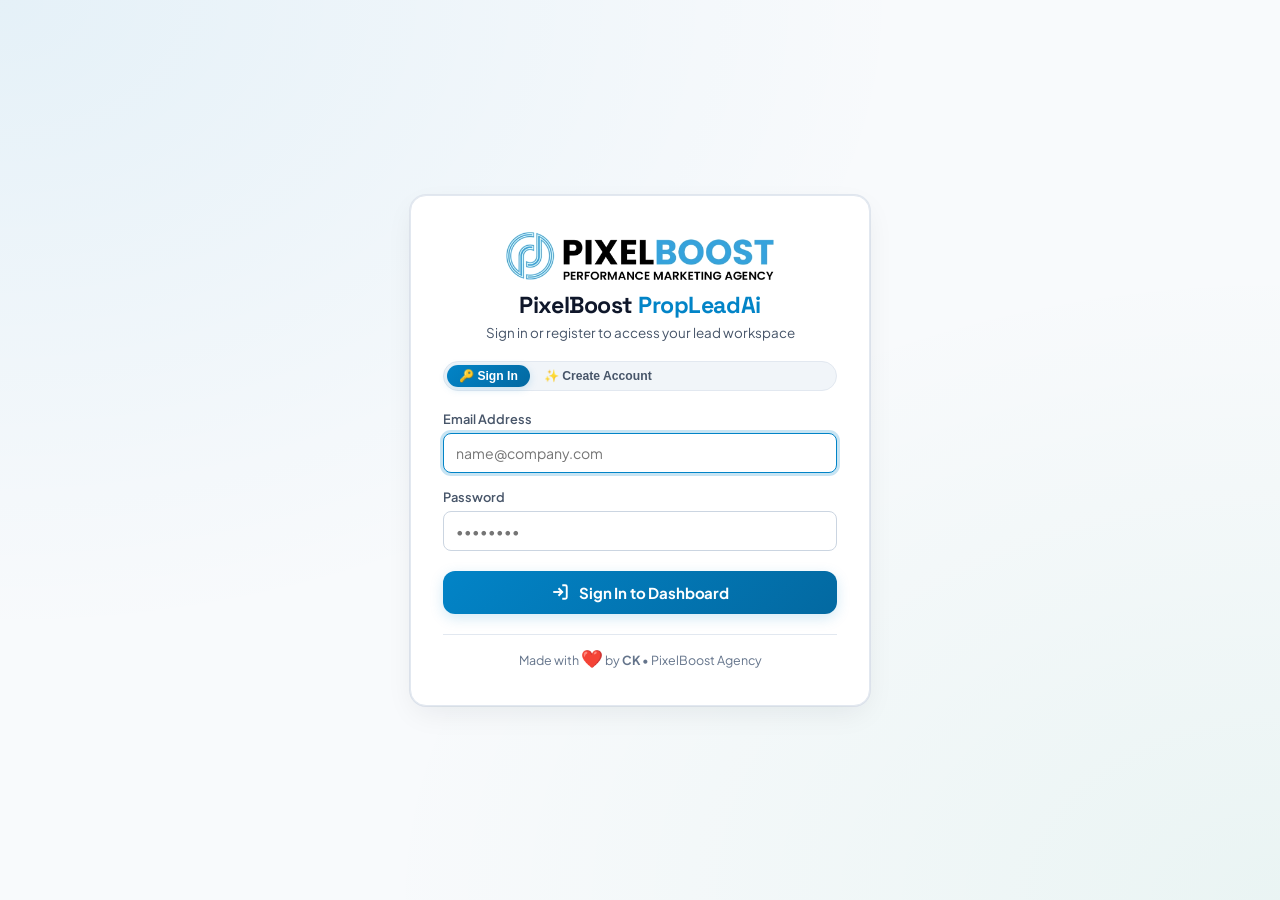
<file: static/login.html>
<!DOCTYPE html>
<html lang="en">
<head>
  <meta charset="UTF-8">
  <meta name="viewport" content="width=device-width, initial-scale=1.0">
  <title>Login & Register — PixelBoost PropLeadAi</title>
  <link rel="icon" type="image/png" href="logo_icon.png">
  <link rel="preconnect" href="https://fonts.googleapis.com">
  <link rel="preconnect" href="https://fonts.gstatic.com" crossorigin>
  <link href="https://fonts.googleapis.com/css2?family=Plus+Jakarta+Sans:wght@300;400;500;600;700;800&family=Space+Grotesk:wght@500;700&display=swap" rel="stylesheet">
  <link rel="stylesheet" href="style.css">
  <style>
    .auth-page {
      min-height: 100vh;
      display: flex;
      align-items: center;
      justify-content: center;
      padding: 24px;
      background-color: var(--bg-app);
      background-image: 
        radial-gradient(at 0% 0%, rgba(2, 132, 199, 0.08) 0px, transparent 50%),
        radial-gradient(at 100% 100%, rgba(5, 150, 105, 0.06) 0px, transparent 50%);
    }

    .auth-card {
      width: 100%;
      max-width: 460px;
      background: #ffffff;
      border: 1px solid var(--border-light);
      border-radius: var(--radius-lg);
      padding: 36px 32px;
      box-shadow: 0 10px 30px -5px rgba(15, 23, 42, 0.08), 0 0 0 1px #e2e8f0;
      display: flex;
      flex-direction: column;
      gap: 20px;
    }

    .auth-header {
      display: flex;
      flex-direction: column;
      align-items: center;
      text-align: center;
      gap: 10px;
    }

    .auth-logo {
      height: 48px;
      width: auto;
      object-fit: contain;
    }

    .auth-title h1 {
      font-family: var(--font-brand);
      font-size: 1.45rem;
      font-weight: 800;
      color: var(--text-main);
      letter-spacing: -0.02em;
    }

    .auth-title p {
      font-size: 0.84rem;
      color: var(--text-secondary);
      margin-top: 4px;
    }

    .auth-form {
      display: flex;
      flex-direction: column;
      gap: 16px;
    }

    .plan-notice-box {
      background: #f0f9ff;
      border: 1px solid #bae6fd;
      border-radius: var(--radius-sm);
      padding: 12px 14px;
      font-size: 0.82rem;
      color: #0369a1;
      display: flex;
      align-items: center;
      gap: 8px;
    }

    .demo-credentials-box {
      background: #fffbeb;
      border: 1px solid #fde68a;
      border-radius: var(--radius-sm);
      padding: 10px 14px;
      font-size: 0.78rem;
      color: #92400e;
      display: flex;
      flex-direction: column;
      gap: 3px;
    }

    .auth-footer-text {
      text-align: center;
      font-size: 0.78rem;
      color: var(--text-dim);
      padding-top: 12px;
      border-top: 1px solid var(--border-light);
    }
  </style>
</head>
<body class="auth-page">
  <div class="auth-card">
    <div class="auth-header">
      <img src="logo_badge.png" alt="PixelBoost" class="auth-logo">
      <div class="auth-title">
        <h1>PixelBoost <span style="color: var(--primary-cyan);">PropLeadAi</span></h1>
        <p id="auth-header-sub">Sign in or register to access your lead workspace</p>
      </div>
    </div>

    <!-- Plan Intent Banner (If redirected from Pricing) -->
    <div class="plan-notice-box hidden" id="plan-notice-banner">
      <span style="font-size: 1.3rem;">💎</span>
      <div>
        <strong id="plan-notice-name">Selected Plan</strong>
        <div id="plan-notice-desc" style="font-size: 0.76rem; color: #0284c7;">Sign in or register below to proceed to payment.</div>
      </div>
    </div>

    <!-- Mode Toggle: Sign In vs Register -->
    <div class="mode-toggle-group">
      <button type="button" class="mode-btn active" id="btn-mode-login">🔑 Sign In</button>
      <button type="button" class="mode-btn" id="btn-mode-register">✨ Create Account</button>
    </div>

    <!-- Sign In Form -->
    <form class="auth-form" id="login-form">
      <div class="form-row">
        <label class="form-label" for="login-email">Email Address</label>
        <input type="email" id="login-email" class="text-field" placeholder="name@company.com" required autofocus>
      </div>

      <div class="form-row">
        <label class="form-label" for="login-password">Password</label>
        <input type="password" id="login-password" class="text-field" placeholder="••••••••" required>
      </div>

      <button type="submit" class="btn-hero btn-extract" id="btn-login-submit" style="margin-top: 4px;">
        <svg width="18" height="18" viewBox="0 0 24 24" fill="none" stroke="currentColor" stroke-width="2.5">
          <path d="M15 3h4a2 2 0 0 1 2 2v14a2 2 0 0 1-2 2h-4"></path>
          <polyline points="10 17 15 12 10 7"></polyline>
          <line x1="15" y1="12" x2="3" y2="12"></line>
        </svg>
        <span id="btn-login-text">Sign In to Dashboard</span>
      </button>
    </form>

    <!-- Register Form (Hidden by default) -->
    <form class="auth-form hidden" id="register-form">
      <div class="form-row">
        <label class="form-label" for="reg-name">Full Name</label>
        <input type="text" id="reg-name" class="text-field" placeholder="e.g. Rahul Sharma" required>
      </div>

      <div class="form-row">
        <label class="form-label" for="reg-company">Company / Agency (Optional)</label>
        <input type="text" id="reg-company" class="text-field" placeholder="e.g. Skyline Realty Group">
      </div>

      <div class="form-row">
        <label class="form-label" for="reg-email">Email Address</label>
        <input type="email" id="reg-email" class="text-field" placeholder="name@company.com" required>
      </div>

      <div class="form-row">
        <label class="form-label" for="reg-password">Create Password</label>
        <input type="password" id="reg-password" class="text-field" placeholder="Min 6 characters" required>
      </div>

      <button type="submit" class="btn-hero btn-extract" id="btn-reg-submit" style="margin-top: 4px;">
        <svg width="18" height="18" viewBox="0 0 24 24" fill="none" stroke="currentColor" stroke-width="2.5">
          <path d="M16 21v-2a4 4 0 0 0-4-4H5a4 4 0 0 0-4 4v2"></path>
          <circle cx="9" cy="7" r="4"></circle>
          <line x1="19" y1="8" x2="19" y2="14"></line>
          <line x1="22" y1="11" x2="16" y2="11"></line>
        </svg>
        <span id="btn-reg-text">Create Account & Continue</span>
      </button>
    </form>

    <div class="auth-footer-text">
      Made with <span class="heart-pulse">❤️</span> by <strong>CK</strong> • PixelBoost Agency
    </div>
  </div>

  <div class="toast-wrapper" id="toast-container"></div>

  <script>
    const btnModeLogin = document.getElementById('btn-mode-login');
    const btnModeRegister = document.getElementById('btn-mode-register');
    const loginForm = document.getElementById('login-form');
    const registerForm = document.getElementById('register-form');
    const planBanner = document.getElementById('plan-notice-banner');
    const planNoticeName = document.getElementById('plan-notice-name');
    const planNoticeDesc = document.getElementById('plan-notice-desc');

    // Parse URL params (e.g. ?plan=Professional&leads=100&price=999)
    const urlParams = new URLSearchParams(window.location.search);
    const planParam = urlParams.get('plan');
    const leadsParam = urlParams.get('leads');
    const priceParam = urlParams.get('price');

    if (planParam) {
      planBanner.classList.remove('hidden');
      planNoticeName.textContent = `Selected Plan: ${planParam} Plan (${leadsParam || ''} Leads)`;
      planNoticeDesc.textContent = `Price: ₹${priceParam || '0'} • Login or register below to proceed to payment.`;
    }

    // Toggle Modes
    btnModeLogin.addEventListener('click', () => {
      btnModeLogin.classList.add('active');
      btnModeRegister.classList.remove('active');
      loginForm.classList.remove('hidden');
      registerForm.classList.add('hidden');
    });

    btnModeRegister.addEventListener('click', () => {
      btnModeRegister.classList.add('active');
      btnModeLogin.classList.remove('active');
      registerForm.classList.remove('hidden');
      loginForm.classList.add('hidden');
    });

    // Sign In Submit
    loginForm.addEventListener('submit', async (e) => {
      e.preventDefault();
      const email = document.getElementById('login-email').value.trim();
      const password = document.getElementById('login-password').value;
      const submitBtn = document.getElementById('btn-login-submit');

      submitBtn.disabled = true;
      submitBtn.innerHTML = '<span>Verifying...</span>';

      try {
        const res = await fetch('/api/auth/login', {
          method: 'POST',
          headers: { 'Content-Type': 'application/json' },
          body: JSON.stringify({ email, password })
        });

        const data = await res.json();
        if (!res.ok) {
          throw new Error(data.detail || 'Login failed.');
        }

        localStorage.setItem('pixelboost_token', data.access_token);
        localStorage.setItem('pixelboost_user', JSON.stringify(data.user));

        showToast('Login successful! Redirecting...', 'success');
        setTimeout(() => {
          if (planParam) {
            window.location.href = `/?buy_plan=${encodeURIComponent(planParam)}&leads=${encodeURIComponent(leadsParam || '')}&price=${encodeURIComponent(priceParam || '')}`;
          } else {
            window.location.href = '/';
          }
        }, 500);

      } catch (err) {
        showToast(err.message, 'error');
        submitBtn.disabled = false;
        submitBtn.innerHTML = '<span>Sign In to Dashboard</span>';
      }
    });

    // Register Submit
    registerForm.addEventListener('submit', async (e) => {
      e.preventDefault();
      const name = document.getElementById('reg-name').value.trim();
      const company = document.getElementById('reg-company').value.trim();
      const email = document.getElementById('reg-email').value.trim();
      const password = document.getElementById('reg-password').value;
      const submitBtn = document.getElementById('btn-reg-submit');

      submitBtn.disabled = true;
      submitBtn.innerHTML = '<span>Creating Account...</span>';

      try {
        const res = await fetch('/api/auth/register', {
          method: 'POST',
          headers: { 'Content-Type': 'application/json' },
          body: JSON.stringify({ name, company, email, password })
        });

        const data = await res.json();
        if (!res.ok) {
          throw new Error(data.detail || 'Registration failed.');
        }

        localStorage.setItem('pixelboost_token', data.access_token);
        localStorage.setItem('pixelboost_user', JSON.stringify(data.user));

        showToast('Account created successfully! Redirecting...', 'success');
        setTimeout(() => {
          if (planParam) {
            window.location.href = `/?buy_plan=${encodeURIComponent(planParam)}&leads=${encodeURIComponent(leadsParam || '')}&price=${encodeURIComponent(priceParam || '')}`;
          } else {
            window.location.href = '/';
          }
        }, 500);

      } catch (err) {
        showToast(err.message, 'error');
        submitBtn.disabled = false;
        submitBtn.innerHTML = '<span>Create Account & Continue</span>';
      }
    });

    function showToast(msg, type = 'info') {
      const container = document.getElementById('toast-container');
      const toast = document.createElement('div');
      toast.className = 'toast-item';
      if (type === 'error') toast.style.background = '#e11d48';
      if (type === 'success') toast.style.background = '#059669';
      toast.textContent = msg;
      container.appendChild(toast);
      setTimeout(() => toast.remove(), 4000);
    }
  </script>
</body>
</html>
</file>
<file: static/style.css>
/* ==========================================================================
   PixelBoost PropLeadAi — Modern Light Theme Design System
   Performance Real Estate Lead Scraper & CRM
   Made with ❤️ By CK
   ========================================================================== */

:root {
  /* Light Theme Color Tokens */
  --bg-app: #f8fafc;
  --bg-sidebar: #ffffff;
  --bg-card: #ffffff;
  --bg-card-hover: #f8fafc;
  --bg-input: #ffffff;
  --bg-elevated: #f1f5f9;

  --border-light: #e2e8f0;
  --border-focus: #0284c7;
  --border-highlight: rgba(2, 132, 199, 0.22);

  --text-main: #0f172a;
  --text-secondary: #475569;
  --text-dim: #64748b;

  --primary: #0284c7;
  --primary-cyan: #0284c7;
  --primary-light: #38bdf8;
  --primary-gradient: linear-gradient(135deg, #0284c7 0%, #0369a1 100%);
  --primary-glow: rgba(2, 132, 199, 0.18);

  --emerald: #059669;
  --emerald-bg: #ecfdf5;
  --emerald-border: #a7f3d0;

  --amber: #d97706;
  --amber-bg: #fffbeb;
  --amber-border: #fde68a;
  
  --rose: #e11d48;
  --rose-bg: #fff1f2;
  --rose-border: #fecdd3;

  --wa-green: #16a34a;
  --wa-bg: #dcfce7;
  --wa-border: #bbf7d0;

  --font-main: 'Plus Jakarta Sans', -apple-system, BlinkMacSystemFont, 'Segoe UI', Roboto, sans-serif;
  --font-brand: 'Space Grotesk', sans-serif;

  --radius-xs: 6px;
  --radius-sm: 8px;
  --radius-md: 12px;
  --radius-lg: 16px;
  --radius-pill: 9999px;

  --shadow-sm: 0 1px 3px rgba(0, 0, 0, 0.05), 0 1px 2px rgba(0, 0, 0, 0.03);
  --shadow-card: 0 4px 16px -2px rgba(15, 23, 42, 0.05), 0 0 0 1px #e2e8f0;
}

* {
  margin: 0;
  padding: 0;
  box-sizing: border-box;
}

body {
  font-family: var(--font-main);
  background-color: var(--bg-app);
  color: var(--text-main);
  min-height: 100vh;
  overflow-x: hidden;
  background-image: 
    radial-gradient(at 0% 0%, rgba(2, 132, 199, 0.04) 0px, transparent 40%),
    radial-gradient(at 100% 100%, rgba(5, 150, 105, 0.03) 0px, transparent 40%);
  background-attachment: fixed;
  -webkit-font-smoothing: antialiased;
}

/* App Layout */
.app-layout {
  display: flex;
  min-height: 100vh;
}

/* Sidebar */
.sidebar {
  width: 270px;
  background-color: var(--bg-sidebar);
  border-right: 1px solid var(--border-light);
  display: flex;
  flex-direction: column;
  padding: 24px 18px;
  position: sticky;
  top: 0;
  height: 100vh;
  z-index: 30;
  box-shadow: 2px 0 10px rgba(0, 0, 0, 0.02);
}

.sidebar-brand {
  display: flex;
  flex-direction: column;
  align-items: flex-start;
  gap: 10px;
  padding-bottom: 20px;
  border-bottom: 1px solid var(--border-light);
  margin-bottom: 20px;
}

.brand-logo-wrap {
  width: 100%;
  display: flex;
  align-items: center;
  padding: 2px 0;
}

.sidebar-logo-img {
  height: 36px;
  width: auto;
  max-width: 100%;
  object-fit: contain;
}

.brand-text h2 {
  font-family: var(--font-brand);
  font-size: 1.15rem;
  font-weight: 800;
  letter-spacing: -0.02em;
  display: flex;
  align-items: center;
  gap: 6px;
  color: var(--text-main);
}

.brand-highlight {
  color: var(--primary-cyan);
}

.pro-badge {
  font-size: 0.62rem;
  background: rgba(2, 132, 199, 0.1);
  color: var(--primary-cyan);
  border: 1px solid rgba(2, 132, 199, 0.25);
  padding: 1px 6px;
  border-radius: var(--radius-pill);
  font-weight: 800;
  letter-spacing: 0.06em;
}

.brand-sub {
  font-size: 0.72rem;
  color: var(--text-dim);
  font-weight: 500;
  margin-top: 2px;
}

.sidebar-nav {
  display: flex;
  flex-direction: column;
  gap: 6px;
  flex: 1;
}

.nav-item {
  display: flex;
  align-items: center;
  gap: 12px;
  padding: 11px 14px;
  background: transparent;
  border: 1px solid transparent;
  border-radius: var(--radius-sm);
  color: var(--text-secondary);
  font-family: var(--font-main);
  font-size: 0.9rem;
  font-weight: 500;
  cursor: pointer;
  transition: all 0.2s ease;
  width: 100%;
  text-align: left;
}

.nav-item:hover {
  color: var(--text-main);
  background: #f1f5f9;
}

.nav-item.active {
  color: var(--primary);
  background: #f0f9ff;
  border-color: #bae6fd;
  font-weight: 700;
  box-shadow: inset 0 0 8px rgba(2, 132, 199, 0.05);
}

.count-pill {
  margin-left: auto;
  font-size: 0.75rem;
  background: var(--bg-elevated);
  padding: 2px 8px;
  border-radius: var(--radius-pill);
  color: var(--text-secondary);
  border: 1px solid var(--border-light);
  font-weight: 600;
}

.sidebar-footer {
  padding-top: 16px;
  border-top: 1px solid var(--border-light);
  display: flex;
  flex-direction: column;
  gap: 12px;
}

/* Made with Love Card */
.made-by-card {
  background: linear-gradient(135deg, #f0f9ff 0%, #f0fdf4 100%);
  border: 1px solid #bfdbfe;
  border-radius: var(--radius-md);
  padding: 10px 14px;
  display: flex;
  align-items: center;
  gap: 10px;
}

.heart-pulse {
  font-size: 1.1rem;
  animation: heartBeat 1.8s infinite ease-in-out;
  display: inline-block;
}

@keyframes heartBeat {
  0% { transform: scale(1); }
  14% { transform: scale(1.25); }
  28% { transform: scale(1); }
  42% { transform: scale(1.25); }
  70% { transform: scale(1); }
}

.made-by-text span {
  display: block;
  font-size: 0.7rem;
  color: var(--text-secondary);
}

.made-by-text strong {
  font-size: 0.85rem;
  color: var(--text-main);
  font-family: var(--font-brand);
  letter-spacing: 0.02em;
}

.system-status {
  display: flex;
  align-items: center;
  gap: 8px;
  font-size: 0.74rem;
  color: var(--text-dim);
}

.live-dot {
  width: 7px;
  height: 7px;
  background-color: var(--emerald);
  border-radius: 50%;
  box-shadow: 0 0 6px var(--emerald);
  animation: dotPulse 2s infinite;
}

@keyframes dotPulse {
  0%, 100% { opacity: 0.5; }
  50% { opacity: 1; transform: scale(1.2); }
}

/* Main Content */
.main-content {
  flex: 1;
  padding: 28px 36px;
  max-width: 1600px;
}

/* Top Header */
.top-header {
  display: flex;
  justify-content: space-between;
  align-items: center;
  margin-bottom: 26px;
  gap: 20px;
  flex-wrap: wrap;
}

.header-title-box {
  display: flex;
  flex-direction: column;
  gap: 4px;
}

.badge-pill {
  display: inline-flex;
  font-size: 0.74rem;
  font-weight: 700;
  color: #0369a1;
  background: #e0f2fe;
  border: 1px solid #bae6fd;
  padding: 3px 10px;
  border-radius: var(--radius-pill);
  width: fit-content;
  margin-bottom: 2px;
}

.header-title-box h1 {
  font-family: var(--font-brand);
  font-size: 1.75rem;
  font-weight: 800;
  letter-spacing: -0.03em;
  color: var(--text-main);
}

.header-title-box p {
  color: var(--text-secondary);
  font-size: 0.88rem;
}

/* Header Metrics */
.header-metrics {
  display: flex;
  gap: 12px;
}

.metric-card {
  background: var(--bg-card);
  border: 1px solid var(--border-light);
  border-radius: var(--radius-md);
  padding: 12px 18px;
  min-width: 130px;
  display: flex;
  flex-direction: column;
  box-shadow: var(--shadow-sm);
}

.metric-card.highlight-green {
  border-color: var(--emerald-border);
  background: linear-gradient(180deg, #ecfdf5 0%, #ffffff 100%);
}

.metric-card.highlight-amber {
  border-color: var(--amber-border);
  background: linear-gradient(180deg, #fffbeb 0%, #ffffff 100%);
}

.metric-label {
  font-size: 0.72rem;
  color: var(--text-secondary);
  font-weight: 700;
  text-transform: uppercase;
  letter-spacing: 0.04em;
}

.metric-num {
  font-family: var(--font-brand);
  font-size: 1.45rem;
  font-weight: 800;
  margin-top: 2px;
  color: var(--text-main);
}

.text-emerald { color: var(--emerald); }
.text-amber { color: var(--amber); }
.text-rose { color: var(--rose); }

/* Tabs */
.tab-pane {
  display: none;
}
.tab-pane.active {
  display: block;
}

/* Scraper Grid */
.scraper-grid {
  display: grid;
  grid-template-columns: 1.05fr 0.95fr;
  gap: 24px;
}

@media (max-width: 1200px) {
  .scraper-grid {
    grid-template-columns: 1fr;
  }
}

/* Cards */
.card {
  background: var(--bg-card);
  border: 1px solid var(--border-light);
  border-radius: var(--radius-lg);
  box-shadow: var(--shadow-card);
  padding: 22px;
}

.card-top-bar {
  display: flex;
  justify-content: space-between;
  align-items: center;
  margin-bottom: 18px;
  padding-bottom: 14px;
  border-bottom: 1px solid var(--border-light);
}

.card-heading {
  display: flex;
  align-items: center;
  gap: 10px;
}

.card-icon-tag {
  width: 32px;
  height: 32px;
  background: #e0f2fe;
  color: #0284c7;
  border-radius: var(--radius-sm);
  display: flex;
  align-items: center;
  justify-content: center;
  font-size: 0.95rem;
}

.card-icon-tag.green {
  background: var(--emerald-bg);
  color: var(--emerald);
}

.card-heading h3 {
  font-family: var(--font-brand);
  font-size: 1.08rem;
  font-weight: 700;
  letter-spacing: -0.01em;
  color: var(--text-main);
}

.card-heading p {
  font-size: 0.76rem;
  color: var(--text-dim);
}

/* Mode Switcher */
.mode-toggle-group {
  display: flex;
  background: var(--bg-elevated);
  border: 1px solid var(--border-light);
  border-radius: var(--radius-pill);
  padding: 3px;
  gap: 2px;
}

.mode-btn {
  background: transparent;
  border: none;
  color: var(--text-secondary);
  font-size: 0.76rem;
  font-weight: 600;
  padding: 4px 12px;
  border-radius: var(--radius-pill);
  cursor: pointer;
  transition: all 0.2s ease;
}

.mode-btn:hover {
  color: var(--text-main);
}

.mode-btn.active {
  background: var(--primary-gradient);
  color: #fff;
  box-shadow: 0 2px 8px var(--primary-glow);
}

/* Clean Form */
.clean-form {
  display: flex;
  flex-direction: column;
  gap: 14px;
}

.form-grid-2 {
  display: grid;
  grid-template-columns: 1fr 1fr;
  gap: 12px;
}

.form-row {
  display: flex;
  flex-direction: column;
  gap: 6px;
}

.form-label {
  font-size: 0.8rem;
  font-weight: 600;
  color: var(--text-secondary);
}

.select-field, .text-field, .filter-select {
  background: var(--bg-input);
  border: 1px solid #cbd5e1;
  border-radius: var(--radius-sm);
  padding: 10px 12px;
  color: var(--text-main);
  font-family: var(--font-main);
  font-size: 0.88rem;
  outline: none;
  transition: all 0.2s ease;
  width: 100%;
}

.select-field:focus, .text-field:focus, .filter-select:focus {
  border-color: var(--border-focus);
  box-shadow: 0 0 0 3px var(--border-highlight);
  background: #ffffff;
}

/* Quick Locality Chips */
.chip-label-row {
  display: flex;
  justify-content: space-between;
  font-size: 0.75rem;
}

.sub-label {
  font-weight: 600;
  color: var(--text-dim);
}

.text-dim-xs {
  font-size: 0.7rem;
  color: var(--text-dim);
}

.chips-container {
  display: flex;
  flex-wrap: wrap;
  gap: 6px;
}

.area-chip {
  background: var(--bg-elevated);
  border: 1px solid var(--border-light);
  color: var(--text-secondary);
  font-size: 0.76rem;
  font-weight: 500;
  padding: 4px 10px;
  border-radius: var(--radius-pill);
  cursor: pointer;
  transition: all 0.2s ease;
}

.area-chip:hover {
  color: var(--primary);
  border-color: #bae6fd;
  background: #f0f9ff;
  transform: translateY(-1px);
}

.area-chip.active {
  background: var(--primary);
  border-color: var(--primary);
  color: #fff;
  font-weight: 600;
  box-shadow: 0 2px 6px var(--primary-glow);
}

/* Volume Slider */
.slider-box {
  background: var(--bg-elevated);
  border: 1px solid var(--border-light);
  border-radius: var(--radius-md);
  padding: 10px 14px;
}

.slider-header {
  display: flex;
  justify-content: space-between;
  align-items: center;
  margin-bottom: 6px;
}

.slider-pill {
  font-size: 0.78rem;
  font-weight: 700;
  color: #0369a1;
  background: #e0f2fe;
  border: 1px solid #bae6fd;
  padding: 2px 8px;
  border-radius: var(--radius-pill);
}

.range-slider {
  width: 100%;
  accent-color: var(--primary);
  cursor: pointer;
}

/* Action Hero Buttons */
.btn-hero {
  display: flex;
  align-items: center;
  justify-content: center;
  gap: 10px;
  padding: 12px 22px;
  border-radius: var(--radius-md);
  font-family: var(--font-main);
  font-size: 0.94rem;
  font-weight: 700;
  cursor: pointer;
  transition: all 0.2s ease;
  border: none;
  width: 100%;
  letter-spacing: -0.01em;
}

.btn-extract {
  background: var(--primary-gradient);
  color: #fff;
  box-shadow: 0 4px 14px var(--primary-glow);
}

.btn-extract:hover {
  transform: translateY(-1px);
  box-shadow: 0 6px 20px rgba(2, 132, 199, 0.35);
}

.btn-stop {
  background: linear-gradient(135deg, #ef4444, #dc2626);
  color: #fff;
  box-shadow: 0 4px 14px rgba(239, 68, 68, 0.25);
}

/* Progress */
.progress-box {
  margin-top: 14px;
  background: var(--bg-elevated);
  border: 1px solid var(--border-light);
  border-radius: var(--radius-sm);
  padding: 10px 14px;
}

.progress-info {
  display: flex;
  justify-content: space-between;
  font-size: 0.82rem;
  font-weight: 600;
  margin-bottom: 6px;
  color: var(--text-secondary);
}

.font-mono { font-family: monospace; }

.progress-bar-bg {
  height: 6px;
  background: #e2e8f0;
  border-radius: var(--radius-pill);
  overflow: hidden;
}

.progress-bar-fill {
  height: 100%;
  background: linear-gradient(90deg, var(--primary), var(--emerald));
  width: 0%;
  transition: width 0.3s ease;
}

/* Console Box */
.console-box {
  margin-top: 14px;
  background: #0f172a;
  border: 1px solid #1e293b;
  border-radius: var(--radius-sm);
  overflow: hidden;
  box-shadow: var(--shadow-sm);
}

.console-top {
  background: #1e293b;
  padding: 6px 10px;
  display: flex;
  align-items: center;
  justify-content: space-between;
  border-bottom: 1px solid #334155;
}

.console-lights {
  display: flex;
  gap: 5px;
}
.console-lights span {
  width: 8px;
  height: 8px;
  border-radius: 50%;
  background: #475569;
}
.console-lights span:nth-child(1) { background: #ef4444; }
.console-lights span:nth-child(2) { background: #f59e0b; }
.console-lights span:nth-child(3) { background: #10b981; }

.console-title {
  font-size: 0.7rem;
  color: #94a3b8;
  font-family: monospace;
}

.console-clear {
  background: none;
  border: none;
  color: #94a3b8;
  font-size: 0.7rem;
  cursor: pointer;
}
.console-clear:hover { color: #fff; }

.console-body {
  padding: 10px;
  max-height: 120px;
  overflow-y: auto;
  font-family: 'Courier New', Courier, monospace;
  font-size: 0.78rem;
  line-height: 1.45;
  display: flex;
  flex-direction: column;
  gap: 3px;
  color: #e2e8f0;
}

.log-line { word-break: break-all; }

/* Stream Card & Feed */
.stream-card {
  display: flex;
  flex-direction: column;
  height: 600px;
}

.live-counter {
  font-size: 0.75rem;
  font-weight: 700;
  color: var(--emerald);
  background: var(--emerald-bg);
  border: 1px solid var(--emerald-border);
  padding: 3px 10px;
  border-radius: var(--radius-pill);
}

.stream-scroll-box {
  flex: 1;
  overflow-y: auto;
  display: flex;
  flex-direction: column;
  gap: 10px;
  padding-right: 4px;
}

.stream-empty {
  display: flex;
  flex-direction: column;
  align-items: center;
  justify-content: center;
  height: 100%;
  text-align: center;
  color: var(--text-dim);
  padding: 30px;
  gap: 8px;
}

.empty-icon-circle {
  width: 56px;
  height: 56px;
  background: #f1f5f9;
  color: var(--text-dim);
  border-radius: 50%;
  display: flex;
  align-items: center;
  justify-content: center;
  margin-bottom: 4px;
}

.stream-empty h4 {
  color: var(--text-main);
  font-size: 0.95rem;
  font-weight: 600;
}

.stream-empty p {
  font-size: 0.8rem;
  max-width: 240px;
}

/* Stream Lead Item */
.stream-lead-card {
  background: #ffffff;
  border: 1px solid var(--border-light);
  border-radius: var(--radius-md);
  padding: 12px 14px;
  display: flex;
  flex-direction: column;
  gap: 8px;
  animation: slideDown 0.25s ease;
  transition: all 0.2s ease;
  box-shadow: var(--shadow-sm);
}

.stream-lead-card:hover {
  border-color: #bae6fd;
  background: #f8fafc;
  box-shadow: 0 4px 12px rgba(2, 132, 199, 0.08);
}

@keyframes slideDown {
  from { opacity: 0; transform: translateY(-8px); }
  to { opacity: 1; transform: translateY(0); }
}

.stream-lead-top {
  display: flex;
  justify-content: space-between;
  align-items: flex-start;
  gap: 8px;
}

.stream-lead-name {
  font-weight: 700;
  font-size: 0.92rem;
  color: var(--text-main);
}

.stream-lead-meta {
  display: flex;
  align-items: center;
  gap: 8px;
  flex-wrap: wrap;
}

.phone-action-pill {
  display: inline-flex;
  align-items: center;
  gap: 5px;
  font-family: monospace;
  font-size: 0.82rem;
  font-weight: 600;
  color: var(--emerald);
  background: var(--emerald-bg);
  border: 1px solid var(--emerald-border);
  padding: 3px 8px;
  border-radius: var(--radius-xs);
  text-decoration: none;
}

.phone-action-pill:hover {
  background: #d1fae5;
}

.wa-action-pill {
  display: inline-flex;
  align-items: center;
  gap: 4px;
  font-size: 0.74rem;
  font-weight: 700;
  color: var(--wa-green);
  background: var(--wa-bg);
  border: 1px solid var(--wa-border);
  padding: 3px 8px;
  border-radius: var(--radius-xs);
  text-decoration: none;
}

.wa-action-pill:hover {
  background: #bbf7d0;
  color: #047857;
}

.ig-action-pill {
  display: inline-flex;
  align-items: center;
  gap: 4px;
  font-size: 0.74rem;
  font-weight: 700;
  color: #e11d48;
  background: var(--rose-bg);
  border: 1px solid var(--rose-border);
  padding: 3px 8px;
  border-radius: var(--radius-xs);
  text-decoration: none;
  transition: all 0.2s;
}

.ig-action-pill:hover {
  background: linear-gradient(45deg, #f09433, #e6683c, #dc2743, #cc2366, #bc1888);
  color: #fff;
  border-color: transparent;
  transform: scale(1.05);
}

.stream-lead-addr {
  font-size: 0.76rem;
  color: var(--text-dim);
}

/* CRM Table */
.crm-card {
  display: flex;
  flex-direction: column;
  gap: 16px;
}

.crm-header-toolbar {
  display: flex;
  justify-content: space-between;
  align-items: center;
  gap: 12px;
  flex-wrap: wrap;
}

.search-input-box {
  display: flex;
  align-items: center;
  gap: 8px;
  background: var(--bg-input);
  border: 1px solid #cbd5e1;
  border-radius: var(--radius-sm);
  padding: 8px 12px;
  min-width: 300px;
}

.search-input-box input {
  background: none;
  border: none;
  color: var(--text-main);
  outline: none;
  width: 100%;
  font-size: 0.88rem;
  font-family: var(--font-main);
}

.filter-controls {
  display: flex;
  align-items: center;
  gap: 8px;
  flex-wrap: wrap;
}

.btn-control {
  display: inline-flex;
  align-items: center;
  gap: 6px;
  background: var(--bg-input);
  border: 1px solid #cbd5e1;
  color: var(--text-secondary);
  font-size: 0.82rem;
  font-weight: 600;
  padding: 8px 14px;
  border-radius: var(--radius-sm);
  cursor: pointer;
  transition: all 0.2s;
}

.btn-control:hover {
  color: var(--text-main);
  border-color: #94a3b8;
  background: #f8fafc;
}

.bulk-bar {
  display: flex;
  justify-content: space-between;
  align-items: center;
  background: #f0f9ff;
  border: 1px solid #bae6fd;
  padding: 8px 14px;
  border-radius: var(--radius-sm);
  font-size: 0.84rem;
  color: var(--text-main);
}

.bulk-actions-right {
  display: flex;
  align-items: center;
  gap: 8px;
}

.select-field-sm {
  background: #ffffff;
  border: 1px solid #cbd5e1;
  color: var(--text-main);
  padding: 5px 8px;
  border-radius: var(--radius-xs);
  font-size: 0.78rem;
  outline: none;
}

.btn-sm {
  padding: 5px 10px;
  border-radius: var(--radius-xs);
  font-size: 0.78rem;
  font-weight: 600;
  border: none;
  cursor: pointer;
}

.btn-primary-sm {
  background: var(--primary);
  color: #fff;
}

.btn-danger-sm {
  background: var(--rose);
  color: #fff;
}

/* CRM Table View */
.crm-table-container {
  overflow-x: auto;
  max-height: 580px;
  border: 1px solid var(--border-light);
  border-radius: var(--radius-md);
  background: #ffffff;
}

.crm-table {
  width: 100%;
  border-collapse: collapse;
  text-align: left;
  font-size: 0.86rem;
}

.crm-table th {
  background: #f8fafc;
  padding: 11px 12px;
  font-weight: 700;
  color: var(--text-secondary);
  font-size: 0.75rem;
  text-transform: uppercase;
  letter-spacing: 0.05em;
  position: sticky;
  top: 0;
  z-index: 10;
  border-bottom: 1px solid var(--border-light);
}

.crm-table td {
  padding: 10px 12px;
  border-bottom: 1px solid #f1f5f9;
  vertical-align: middle;
}

.crm-table tr:hover {
  background: #f8fafc;
}

.contact-cell {
  display: flex;
  flex-direction: column;
  gap: 2px;
}

.contact-name {
  font-weight: 700;
  color: var(--text-main);
}

.contact-cat {
  font-size: 0.72rem;
  color: var(--text-dim);
}

/* Status Pill */
.status-pill {
  padding: 4px 8px;
  border-radius: var(--radius-xs);
  font-size: 0.76rem;
  font-weight: 600;
  border: 1px solid transparent;
  outline: none;
  cursor: pointer;
  background: var(--bg-elevated);
  color: var(--text-main);
}

.status-new { background: #eff6ff; color: #1d4ed8; border-color: #bfdbfe; }
.status-interested { background: var(--amber-bg); color: #b45309; border-color: var(--amber-border); }
.status-followup { background: #faf5ff; color: #7e22ce; border-color: #e9d5ff; }
.status-rnr { background: #f1f5f9; color: #475569; border-color: #cbd5e1; }
.status-notinterested { background: var(--rose-bg); color: #be123c; border-color: var(--rose-border); }
.status-dealclosed { background: var(--emerald-bg); color: #047857; border-color: var(--emerald-border); }

.notes-inline-input {
  background: transparent;
  border: 1px solid transparent;
  color: var(--text-secondary);
  padding: 5px 8px;
  border-radius: var(--radius-xs);
  font-size: 0.8rem;
  width: 100%;
  min-width: 160px;
  transition: all 0.2s;
}

.notes-inline-input:hover {
  border-color: #cbd5e1;
  background: #ffffff;
}

.notes-inline-input:focus {
  border-color: var(--border-focus);
  background: #ffffff;
  color: var(--text-main);
  outline: none;
  box-shadow: 0 0 0 2px var(--border-highlight);
}

.table-footer-bar {
  display: flex;
  justify-content: space-between;
  align-items: center;
  font-size: 0.82rem;
  color: var(--text-secondary);
  padding-top: 4px;
}

.footer-export-btns {
  display: flex;
  gap: 16px;
}

.btn-text-link {
  color: var(--primary);
  text-decoration: none;
  font-weight: 600;
  font-size: 0.82rem;
}

.btn-text-link:hover {
  color: #0369a1;
  text-decoration: underline;
}

/* Export / Import Layout */
.export-layout {
  display: grid;
  grid-template-columns: 1fr 1fr;
  gap: 24px;
}

@media (max-width: 900px) {
  .export-layout {
    grid-template-columns: 1fr;
  }
}

.export-formats-grid {
  display: flex;
  flex-direction: column;
  gap: 14px;
}

.export-format-item {
  display: flex;
  align-items: center;
  background: #ffffff;
  border: 1px solid var(--border-light);
  border-radius: var(--radius-md);
  padding: 16px;
  gap: 14px;
  box-shadow: var(--shadow-sm);
}

.format-icon {
  width: 44px;
  height: 44px;
  border-radius: var(--radius-sm);
  display: flex;
  align-items: center;
  justify-content: center;
  font-family: var(--font-brand);
  font-weight: 800;
  font-size: 0.8rem;
}

.excel-icon { background: #ecfdf5; color: #059669; border: 1px solid #a7f3d0; }
.csv-icon { background: #f0f9ff; color: #0284c7; border: 1px solid #bae6fd; }

.format-desc {
  flex: 1;
}

.format-desc h4 {
  font-size: 0.92rem;
  font-weight: 700;
  color: var(--text-main);
  margin-bottom: 2px;
}

.format-desc p {
  font-size: 0.78rem;
  color: var(--text-secondary);
}

.btn-download {
  display: inline-flex;
  align-items: center;
  gap: 6px;
  background: var(--primary-gradient);
  color: #fff;
  padding: 9px 16px;
  border-radius: var(--radius-sm);
  font-size: 0.82rem;
  font-weight: 600;
  text-decoration: none;
  transition: all 0.2s;
  box-shadow: 0 4px 12px var(--primary-glow);
}

.btn-download:hover {
  transform: translateY(-1px);
}

.btn-download.secondary {
  background: var(--bg-elevated);
  border: 1px solid var(--border-light);
  color: var(--text-main);
  box-shadow: none;
}
.btn-download.secondary:hover {
  background: #e2e8f0;
}

.dropzone-box {
  border: 2px dashed #cbd5e1;
  border-radius: var(--radius-md);
  padding: 28px;
  text-align: center;
  cursor: pointer;
  transition: all 0.2s;
  background: #f8fafc;
}

.dropzone-box:hover {
  border-color: var(--primary);
  background: #f0f9ff;
}

.file-hidden { display: none; }

.dropzone-content {
  display: flex;
  flex-direction: column;
  align-items: center;
  gap: 8px;
  cursor: pointer;
}

.upload-icon-circle {
  width: 50px;
  height: 50px;
  background: #e0f2fe;
  color: var(--primary);
  border-radius: 50%;
  display: flex;
  align-items: center;
  justify-content: center;
  margin-bottom: 4px;
}

.dropzone-main-text {
  font-size: 0.9rem;
  font-weight: 700;
  color: var(--text-main);
}

.dropzone-sub-text {
  font-size: 0.76rem;
  color: var(--text-dim);
}

/* App Footer */
.app-footer {
  margin-top: 36px;
  padding-top: 20px;
  border-top: 1px solid var(--border-light);
  display: flex;
  justify-content: center;
  align-items: center;
}

.footer-attribution {
  display: flex;
  align-items: center;
  gap: 10px;
  font-size: 0.82rem;
  color: var(--text-secondary);
}

.footer-attribution strong {
  color: var(--text-main);
  font-family: var(--font-brand);
}

.dot-separator {
  color: var(--text-dim);
}

/* Toast */
.toast-wrapper {
  position: fixed;
  bottom: 24px;
  right: 24px;
  display: flex;
  flex-direction: column;
  gap: 8px;
  z-index: 1000;
}

.toast-item {
  background: #0f172a;
  color: #fff;
  border: 1px solid #334155;
  padding: 10px 16px;
  border-radius: var(--radius-sm);
  box-shadow: 0 10px 25px rgba(0, 0, 0, 0.15);
  font-size: 0.84rem;
  animation: toastSlide 0.25s ease;
}

@keyframes toastSlide {
  from { opacity: 0; transform: translateY(10px); }
  to { opacity: 1; transform: translateY(0); }
}

/* ==========================================================================
   Multi-Tenant & Master Admin Styling
   ========================================================================== */

/* User Profile Sidebar Card */
.user-profile-card {
  display: flex;
  align-items: center;
  gap: 10px;
  padding: 10px 12px;
  background: #f8fafc;
  border: 1px solid var(--border-light);
  border-radius: var(--radius-md);
  margin-top: auto;
  margin-bottom: 12px;
}

.user-avatar-circle {
  width: 34px;
  height: 34px;
  background: var(--primary-gradient);
  color: #fff;
  font-weight: 800;
  font-size: 0.8rem;
  border-radius: 50%;
  display: flex;
  align-items: center;
  justify-content: center;
  flex-shrink: 0;
  font-family: var(--font-brand);
}

.user-meta-box {
  flex: 1;
  min-width: 0;
}

.user-meta-name {
  font-size: 0.82rem;
  font-weight: 700;
  color: var(--text-main);
  white-space: nowrap;
  overflow: hidden;
  text-overflow: ellipsis;
}

.user-meta-email {
  font-size: 0.7rem;
  color: var(--text-dim);
  white-space: nowrap;
  overflow: hidden;
  text-overflow: ellipsis;
}

.btn-logout {
  background: none;
  border: none;
  color: var(--text-dim);
  cursor: pointer;
  padding: 4px;
  border-radius: var(--radius-xs);
  display: flex;
  align-items: center;
  justify-content: center;
  transition: all 0.2s;
}

.btn-logout:hover {
  color: var(--rose);
  background: var(--rose-bg);
}

/* Admin Shield Badge */
.admin-shield-badge {
  margin-left: auto;
  font-size: 0.65rem;
  font-weight: 800;
  color: #b45309;
  background: #fef3c7;
  border: 1px solid #fde68a;
  padding: 1px 6px;
  border-radius: var(--radius-pill);
}

/* Header Tenant & Credits Pills */
.tenant-badge-pill {
  display: inline-flex;
  font-size: 0.74rem;
  font-weight: 700;
  color: #6b21a8;
  background: #f3e8ff;
  border: 1px solid #e9d5ff;
  padding: 3px 10px;
  border-radius: var(--radius-pill);
}

.credits-counter-pill {
  display: inline-flex;
  font-size: 0.74rem;
  font-weight: 700;
  color: #047857;
  background: #ecfdf5;
  border: 1px solid #a7f3d0;
  padding: 3px 10px;
  border-radius: var(--radius-pill);
}

/* Master Admin Stats Grid */
.admin-stats-grid {
  display: grid;
  grid-template-columns: repeat(auto-fit, minmax(200px, 1fr));
  gap: 14px;
  margin-bottom: 20px;
}

.admin-stat-box {
  background: #ffffff;
  border: 1px solid var(--border-light);
  border-radius: var(--radius-md);
  padding: 14px 18px;
  display: flex;
  flex-direction: column;
  box-shadow: var(--shadow-sm);
}

.admin-stat-box.highlight-active {
  background: linear-gradient(180deg, #ecfdf5 0%, #ffffff 100%);
  border-color: var(--emerald-border);
}

.admin-stat-label {
  font-size: 0.72rem;
  color: var(--text-secondary);
  font-weight: 700;
  text-transform: uppercase;
  letter-spacing: 0.04em;
}

.admin-stat-num {
  font-family: var(--font-brand);
  font-size: 1.5rem;
  font-weight: 800;
  margin-top: 4px;
  color: var(--text-main);
}

/* Credits Progress Bar in Table */
.credit-bar-container {
  display: flex;
  flex-direction: column;
  gap: 3px;
  min-width: 130px;
}

.credit-bar-text {
  font-size: 0.72rem;
  font-weight: 600;
  color: var(--text-secondary);
}

.credit-bar-bg {
  height: 5px;
  background: #e2e8f0;
  border-radius: var(--radius-pill);
  overflow: hidden;
}

.credit-bar-fill {
  height: 100%;
  background: var(--primary);
  border-radius: var(--radius-pill);
}

/* Modal Window */
.modal-overlay {
  position: fixed;
  inset: 0;
  background: rgba(15, 23, 42, 0.6);
  backdrop-filter: blur(4px);
  display: flex;
  align-items: center;
  justify-content: center;
  z-index: 500;
  padding: 20px;
}

.modal-card {
  background: #ffffff;
  border: 1px solid var(--border-light);
  border-radius: var(--radius-lg);
  padding: 28px;
  width: 100%;
  max-width: 580px;
  box-shadow: 0 20px 40px -10px rgba(15, 23, 42, 0.15);
  animation: modalPop 0.25s ease;
}

@keyframes modalPop {
  from { opacity: 0; transform: scale(0.95); }
  to { opacity: 1; transform: scale(1); }
}

.modal-header {
  display: flex;
  justify-content: space-between;
  align-items: center;
  padding-bottom: 12px;
  border-bottom: 1px solid var(--border-light);
}

.modal-header h3 {
  font-family: var(--font-brand);
  font-size: 1.15rem;
  font-weight: 800;
  color: var(--text-main);
}

.modal-subtitle {
  font-size: 0.82rem;
  color: var(--text-dim);
  margin-top: 2px;
}

.modal-close {
  background: none;
  border: none;
  font-size: 1.4rem;
  color: var(--text-dim);
  cursor: pointer;
  line-height: 1;
}
.modal-close:hover { color: var(--text-main); }

.modal-footer {
  display: flex;
  justify-content: flex-end;
  gap: 10px;
  padding-top: 14px;
  border-top: 1px solid var(--border-light);
}

/* Header Upgrade Button & Badges */
.btn-header-upgrade {
  background: linear-gradient(135deg, #0284c7 0%, #0369a1 100%);
  color: #ffffff;
  border: none;
  border-radius: var(--radius-pill);
  padding: 4px 14px;
  font-size: 0.76rem;
  font-weight: 700;
  cursor: pointer;
  box-shadow: 0 2px 6px rgba(2, 132, 199, 0.25);
  transition: all 0.2s ease;
}
.btn-header-upgrade:hover {
  transform: translateY(-1px);
  box-shadow: 0 4px 10px rgba(2, 132, 199, 0.35);
}

.pro-tag-pill {
  font-size: 0.62rem;
  font-weight: 800;
  background: #fef3c7;
  color: #b45309;
  border: 1px solid #fde68a;
  padding: 2px 6px;
  border-radius: var(--radius-pill);
  margin-left: auto;
}

.btn-guest-login-btn {
  background: var(--primary);
  color: #ffffff;
  text-decoration: none;
  padding: 6px 12px;
  border-radius: var(--radius-sm);
  font-size: 0.78rem;
  font-weight: 700;
  transition: opacity 0.2s ease;
  margin-left: auto;
}
.btn-guest-login-btn:hover {
  opacity: 0.9;
}

/* Pricing Header Banner */
.pricing-header-banner {
  text-align: center;
  margin-bottom: 24px;
  padding: 24px 16px 12px;
}
.pricing-header-banner h2 {
  font-family: var(--font-brand);
  font-size: 1.8rem;
  font-weight: 800;
  color: var(--text-main);
  margin: 10px 0 6px;
}
.pricing-header-banner p {
  color: var(--text-dim);
  font-size: 0.92rem;
  max-width: 600px;
  margin: 0 auto;
}

/* Pricing Matrix Table */
.pricing-table-card {
  margin-bottom: 30px;
}
.pricing-table-wrap {
  overflow-x: auto;
  margin-top: 12px;
}
.pricing-matrix-table {
  width: 100%;
  border-collapse: collapse;
  font-size: 0.88rem;
}
.pricing-matrix-table th {
  background: #f8fafc;
  color: var(--text-dim);
  font-size: 0.76rem;
  font-weight: 700;
  text-transform: uppercase;
  letter-spacing: 0.04em;
  padding: 14px 18px;
  border-bottom: 1px solid var(--border-light);
  text-align: left;
}
.pricing-matrix-table td {
  padding: 16px 18px;
  border-bottom: 1px solid var(--border-light);
  color: var(--text-main);
  vertical-align: middle;
}
.pricing-matrix-table tr:hover td {
  background: #f8fafc;
}
.pricing-matrix-table .highlight-pro-row td {
  background: rgba(2, 132, 199, 0.04);
}
.pricing-matrix-table .highlight-pro-row:hover td {
  background: rgba(2, 132, 199, 0.07);
}

.plan-cell-title {
  display: flex;
  align-items: center;
  gap: 8px;
  font-size: 0.95rem;
}
.plan-emoji { font-size: 1.15rem; }
.plan-trial-badge {
  font-size: 0.65rem;
  font-weight: 700;
  background: #e0f2fe;
  color: #0284c7;
  padding: 2px 7px;
  border-radius: var(--radius-pill);
}
.popular-ribbon {
  font-size: 0.65rem;
  font-weight: 800;
  background: #fef3c7;
  color: #b45309;
  border: 1px solid #fde68a;
  padding: 2px 8px;
  border-radius: var(--radius-pill);
}
.badge-saving {
  font-size: 0.68rem;
  font-weight: 700;
  background: var(--emerald-bg);
  color: var(--emerald);
  padding: 2px 6px;
  border-radius: var(--radius-xs);
  margin-left: 6px;
}

.btn-plan-select {
  background: #ffffff;
  border: 1px solid var(--border-light);
  color: var(--text-main);
  font-size: 0.8rem;
  font-weight: 700;
  padding: 8px 16px;
  border-radius: var(--radius-sm);
  cursor: pointer;
  transition: all 0.2s ease;
}
.btn-plan-select:hover {
  background: #f1f5f9;
  border-color: #cbd5e1;
}
.btn-plan-select.btn-free-action {
  background: #f0fdf4;
  color: var(--emerald);
  border-color: var(--emerald-border);
}
.btn-plan-select.btn-free-action:hover {
  background: #dcfce7;
}
.btn-plan-select.btn-pro-action {
  background: linear-gradient(135deg, #0284c7 0%, #0369a1 100%);
  color: #ffffff;
  border: none;
  box-shadow: 0 2px 8px rgba(2, 132, 199, 0.3);
}
.btn-plan-select.btn-pro-action:hover {
  transform: translateY(-1px);
  box-shadow: 0 4px 12px rgba(2, 132, 199, 0.4);
}
.btn-plan-select.btn-agency-action {
  background: #1e293b;
  color: #ffffff;
  border: none;
}
.btn-plan-select.btn-agency-action:hover {
  background: #0f172a;
}

/* Pricing Cards Grid */
.pricing-cards-grid {
  display: grid;
  grid-template-columns: repeat(auto-fit, minmax(240px, 1fr));
  gap: 20px;
  margin-bottom: 30px;
}
.pricing-card {
  background: #ffffff;
  border: 1px solid var(--border-light);
  border-radius: var(--radius-lg);
  padding: 24px;
  display: flex;
  flex-direction: column;
  position: relative;
  box-shadow: var(--shadow-sm);
  transition: transform 0.2s ease, box-shadow 0.2s ease;
}
.pricing-card:hover {
  transform: translateY(-3px);
  box-shadow: 0 12px 24px -6px rgba(15, 23, 42, 0.08);
}
.pricing-card.featured-pro-card {
  border: 2px solid #0284c7;
  background: #ffffff;
  box-shadow: 0 12px 30px -4px rgba(2, 132, 199, 0.15);
}
.featured-ribbon {
  position: absolute;
  top: -12px;
  left: 50%;
  transform: translateX(-50%);
  background: linear-gradient(135deg, #0284c7 0%, #0369a1 100%);
  color: #ffffff;
  font-size: 0.65rem;
  font-weight: 800;
  letter-spacing: 0.05em;
  padding: 4px 12px;
  border-radius: var(--radius-pill);
  box-shadow: 0 2px 6px rgba(2, 132, 199, 0.35);
  white-space: nowrap;
}

.pricing-card-header {
  border-bottom: 1px solid var(--border-light);
  padding-bottom: 18px;
  margin-bottom: 18px;
}
.tier-tag {
  font-size: 0.7rem;
  font-weight: 800;
  color: var(--text-dim);
  letter-spacing: 0.05em;
  margin-bottom: 6px;
}
.tier-tag.pro-tag {
  color: var(--primary);
}
.tier-title {
  font-family: var(--font-brand);
  font-size: 1.3rem;
  font-weight: 800;
  color: var(--text-main);
  margin-bottom: 10px;
}
.tier-price-box {
  display: flex;
  align-items: baseline;
  gap: 4px;
}
.tier-currency {
  font-size: 1.2rem;
  font-weight: 700;
  color: var(--text-main);
}
.tier-amount {
  font-family: var(--font-brand);
  font-size: 2.2rem;
  font-weight: 800;
  color: var(--text-main);
  line-height: 1;
}
.tier-amount.font-lg {
  font-size: 1.8rem;
}
.tier-period {
  font-size: 0.8rem;
  color: var(--text-dim);
  margin-left: 2px;
}
.tier-per-lead {
  font-size: 0.76rem;
  color: var(--text-dim);
  margin-top: 4px;
}
.tier-per-lead.highlight-rate {
  color: var(--emerald);
  font-weight: 700;
}
.tier-desc {
  font-size: 0.8rem;
  color: var(--text-secondary);
  margin-top: 10px;
  line-height: 1.4;
}

.tier-features {
  list-style: none;
  display: flex;
  flex-direction: column;
  gap: 10px;
  font-size: 0.82rem;
  color: var(--text-secondary);
  margin-bottom: 24px;
  flex-grow: 1;
}
.tier-features li {
  display: flex;
  align-items: flex-start;
  gap: 6px;
  line-height: 1.35;
}

.btn-tier-cta {
  width: 100%;
  padding: 12px;
  background: #f1f5f9;
  border: 1px solid var(--border-light);
  border-radius: var(--radius-sm);
  color: var(--text-main);
  font-size: 0.85rem;
  font-weight: 700;
  cursor: pointer;
  transition: all 0.2s ease;
  margin-top: auto;
}
.btn-tier-cta:hover {
  background: #e2e8f0;
}
.btn-tier-cta.btn-featured-cta {
  background: linear-gradient(135deg, #0284c7 0%, #0369a1 100%);
  color: #ffffff;
  border: none;
  box-shadow: 0 4px 14px rgba(2, 132, 199, 0.35);
}
.btn-tier-cta.btn-featured-cta:hover {
  transform: translateY(-1px);
  box-shadow: 0 6px 18px rgba(2, 132, 199, 0.45);
}

/* Pricing Popup Modal */
.pricing-modal-card {
  max-width: 720px;
}
.modal-plans-mini-grid {
  display: grid;
  grid-template-columns: repeat(auto-fit, minmax(140px, 1fr));
  gap: 12px;
  margin-top: 18px;
}
.modal-plan-mini-box {
  background: #f8fafc;
  border: 1px solid var(--border-light);
  border-radius: var(--radius-md);
  padding: 14px;
  display: flex;
  flex-direction: column;
  position: relative;
}
.modal-plan-mini-box.highlight-pro-mini {
  border: 2px solid var(--primary);
  background: #ffffff;
  box-shadow: 0 4px 12px rgba(2, 132, 199, 0.12);
}
.mini-pro-badge {
  position: absolute;
  top: -9px;
  right: 10px;
  background: var(--primary);
  color: #ffffff;
  font-size: 0.58rem;
  font-weight: 800;
  padding: 2px 6px;
  border-radius: var(--radius-pill);
}
.mini-box-header {
  display: flex;
  justify-content: space-between;
  align-items: center;
  font-size: 0.85rem;
  margin-bottom: 4px;
}
.mini-price {
  font-weight: 800;
  font-size: 0.95rem;
}
.mini-leads-count {
  font-size: 0.78rem;
  color: var(--text-dim);
  margin-bottom: 12px;
}
.mini-rate {
  font-size: 0.7rem;
  color: var(--text-dim);
}
.btn-mini-buy {
  width: 100%;
  padding: 8px;
  border: 1px solid var(--border-light);
  background: #ffffff;
  border-radius: var(--radius-xs);
  font-size: 0.78rem;
  font-weight: 700;
  color: var(--text-main);
  cursor: pointer;
  transition: all 0.2s ease;
  margin-top: auto;
}
.btn-mini-buy:hover {
  background: #f1f5f9;
}
.btn-mini-buy.btn-pro-mini {
  background: var(--primary);
  color: #ffffff;
  border: none;
}
.btn-mini-buy.btn-pro-mini:hover {
  background: #0369a1;
}

.modal-contact-help {
  margin-top: 20px;
  padding: 14px;
  background: #f1f5f9;
  border-radius: var(--radius-sm);
  display: flex;
  flex-direction: column;
  align-items: center;
  gap: 8px;
  text-align: center;
  font-size: 0.82rem;
  color: var(--text-secondary);
}
.btn-wa-inline {
  display: inline-flex;
  align-items: center;
  gap: 6px;
  background: #16a34a;
  color: #ffffff;
  text-decoration: none;
  padding: 8px 16px;
  border-radius: var(--radius-pill);
  font-size: 0.82rem;
  font-weight: 700;
  transition: transform 0.2s ease;
}
.btn-wa-inline:hover {
  transform: translateY(-1px);
  background: #15803d;
}

/* Blurred Locked Leads Preview */
.blurred-stream-wrapper {
  position: relative;
  margin-top: 14px;
  border-radius: var(--radius-md);
  overflow: hidden;
}

.blurred-lead-card {
  filter: blur(4.5px);
  opacity: 0.55;
  user-select: none;
  pointer-events: none;
  margin-bottom: 10px;
}

.locked-lead-overlay {
  position: absolute;
  inset: 0;
  background: linear-gradient(180deg, rgba(248, 250, 252, 0.5) 0%, rgba(248, 250, 252, 0.95) 100%);
  display: flex;
  flex-direction: column;
  align-items: center;
  justify-content: center;
  padding: 24px;
  text-align: center;
  z-index: 10;
  border-radius: var(--radius-md);
  border: 1.5px dashed #cbd5e1;
}

.locked-lock-icon {
  font-size: 2rem;
  margin-bottom: 8px;
  animation: bounceLock 2s infinite ease-in-out;
}

@keyframes bounceLock {
  0%, 100% { transform: translateY(0); }
  50% { transform: translateY(-4px); }
}

.locked-lead-title {
  font-family: var(--font-brand);
  font-size: 1.05rem;
  font-weight: 800;
  color: var(--text-main);
  margin-bottom: 4px;
}

.locked-lead-desc {
  font-size: 0.82rem;
  color: var(--text-dim);
  max-width: 380px;
  margin-bottom: 14px;
  line-height: 1.4;
}

.btn-unlock-leads-cta {
  background: linear-gradient(135deg, #0284c7 0%, #0369a1 100%);
  color: #ffffff;
  border: none;
  border-radius: var(--radius-pill);
  padding: 10px 22px;
  font-size: 0.86rem;
  font-weight: 800;
  cursor: pointer;
  box-shadow: 0 4px 14px rgba(2, 132, 199, 0.35);
  transition: all 0.2s ease;
  display: inline-flex;
  align-items: center;
  gap: 8px;
}
.btn-unlock-leads-cta:hover {
  transform: translateY(-2px);
  box-shadow: 0 6px 18px rgba(2, 132, 199, 0.45);
}

/* Blurred CRM Table Rows */
.blurred-row td {
  filter: blur(4px);
  opacity: 0.5;
  user-select: none;
  pointer-events: none;
}

.locked-crm-banner {
  background: #fffbeb;
  border: 1px solid #fde68a;
  border-radius: var(--radius-md);
  padding: 14px 18px;
  margin-top: 14px;
  display: flex;
  align-items: center;
  justify-content: space-between;
  gap: 12px;
  flex-wrap: wrap;
}
.locked-crm-left {
  display: flex;
  align-items: center;
  gap: 10px;
}
.locked-crm-text h4 {
  font-size: 0.9rem;
  font-weight: 800;
  color: #92400e;
}
.locked-crm-text p {
  font-size: 0.78rem;
  color: #b45309;
}
.btn-crm-unlock {
  background: #0284c7;
  color: #ffffff;
  border: none;
  padding: 8px 16px;
  border-radius: var(--radius-pill);
  font-size: 0.8rem;
  font-weight: 700;
  cursor: pointer;
  white-space: nowrap;
}
.btn-crm-unlock:hover {
  background: #0369a1;
}

/* Locked Extractor Button State */
.btn-hero.btn-locked {
  background: #fef3c7;
  color: #92400e;
  border: 1.5px solid #fde68a;
  cursor: pointer;
}
.btn-hero.btn-locked:hover {
  background: #fde68a;
  transform: translateY(-1px);
}

.hidden { display: none !important; }
</file>
